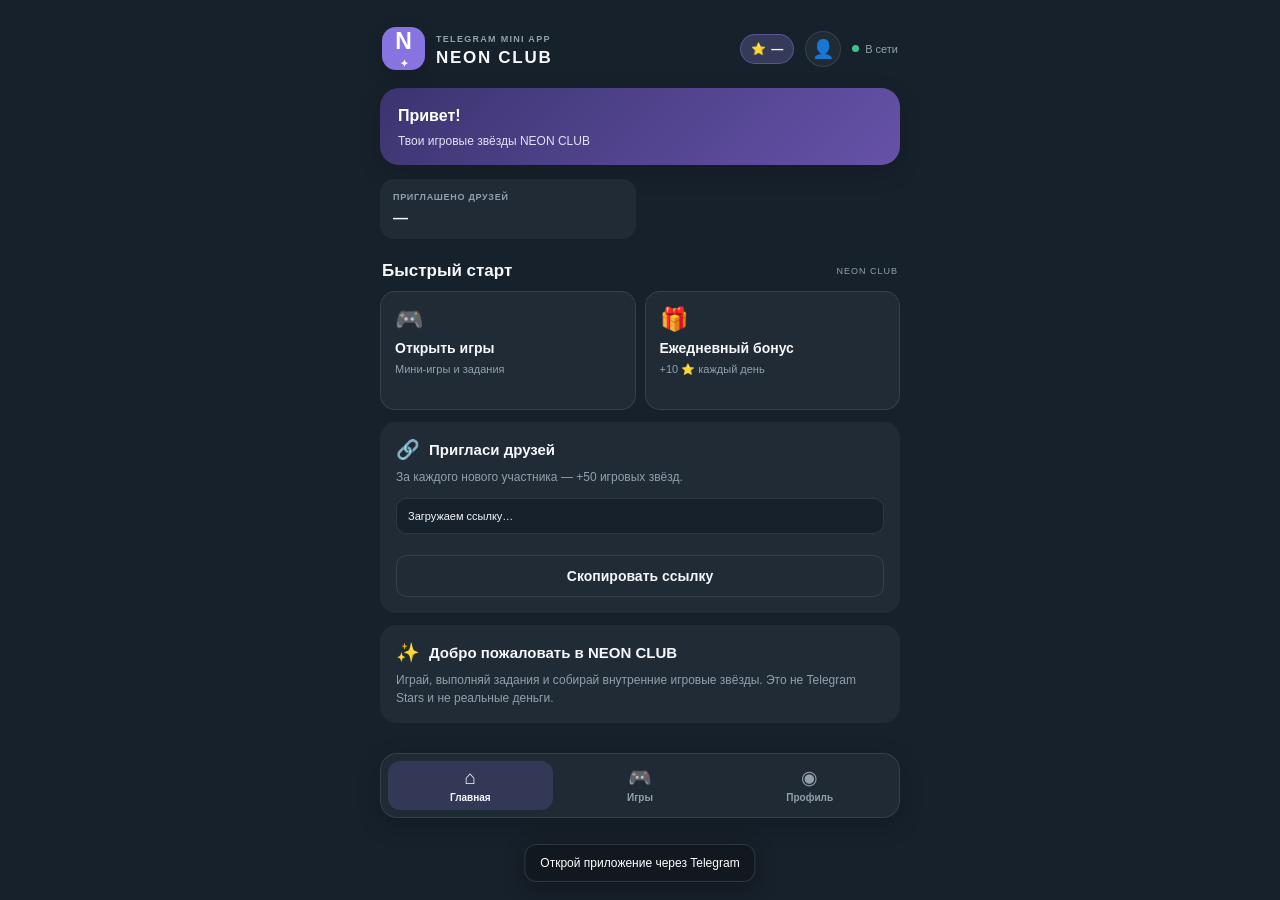
<file: static/index.html>
<!doctype html>
<html lang="ru">
<head>
<meta charset="utf-8"><meta name="viewport" content="width=device-width,initial-scale=1,maximum-scale=1,user-scalable=no">
<meta name="theme-color" content="#17212b"><title>NEON CLUB</title>
<link rel="stylesheet" href="/static/style.css?v=6">
<script src="https://telegram.org/js/telegram-web-app.js"></script>
</head>
<body>
<main class="app">
<header class="topbar"><div class="brand-mark">N<span>✦</span></div><div class="brand-copy"><span class="eyebrow">TELEGRAM MINI APP</span><h1>NEON CLUB</h1></div><div class="header-balance"><span>⭐</span><b id="headerBalance">—</b></div><button class="top-profile" id="topProfile" aria-label="Открыть профиль"><img id="topAvatar" alt="" hidden><span id="topAvatarFallback">👤</span></button><span class="online"><i></i> В сети</span></header>
<section class="balance-card"><div class="welcome" id="hello">Привет!</div><div class="muted">Твои игровые звёзды NEON CLUB</div></section>

<section class="tab-page" id="page-home">
<div class="profile-grid"><div class="profile-cell"><span>ПРИГЛАШЕНО ДРУЗЕЙ</span><b id="homeRefs">—</b></div></div>
<div class="section-heading"><h2>Быстрый старт</h2><span>NEON CLUB</span></div>
<section class="action-grid">
<button class="action-card" data-goto="games"><span class="action-icon">🎮</span><b>Открыть игры</b><small>Мини-игры и задания</small></button>
<button class="action-card" id="homeDaily"><span class="action-icon">🎁</span><b>Ежедневный бонус</b><small>+10 ⭐ каждый день</small></button>
</section>
<section class="panel"><div class="panel-title"><span>🔗</span><h2>Пригласи друзей</h2></div><p class="muted">За каждого нового участника — +50 игровых звёзд.</p><div id="refLink" class="ref-link">Загружаем ссылку…</div><button class="button button-secondary" id="copy">Скопировать ссылку</button></section>
<section class="panel"><div class="panel-title"><span>✨</span><h2>Добро пожаловать в NEON CLUB</h2></div><p class="muted">Играй, выполняй задания и собирай внутренние игровые звёзды. Это не Telegram Stars и не реальные деньги.</p></section>
</section>

<section class="tab-page" id="page-games" hidden>
<div class="section-heading"><h2>Игры и бонусы</h2><span>ИГРАЙ И ЗАРАБАТЫВАЙ</span></div>
<section class="action-grid">
<button class="action-card" id="quizBtn"><span class="action-icon">🧠</span><b>Викторина</b><small>+5 ⭐ за верный ответ</small></button>
<button class="action-card" id="dailyBtn"><span class="action-icon">🎁</span><b>Ежедневный бонус</b><small>+10 ⭐ каждый день</small></button>
<button class="action-card" id="memoryBtn"><span class="action-icon">🧩</span><b>Игра на память</b><small>Найди 3 пары · +3 ⭐</small></button>
<button class="action-card" id="reactionBtn"><span class="action-icon">⚡</span><b>Испытание реакции</b><small>Проверь скорость · +3 ⭐</small></button>
</section>
<section class="panel" id="gameBox" hidden><div class="section-kicker">ИГРА БЕЗ СТАВОК</div><h3 id="gameTitle"></h3><p id="gameHint" class="muted"></p><div id="gameArea"></div></section>
<section class="panel" id="quizBox" hidden><div class="section-kicker">МИНИ-ИГРА</div><h3 id="question"></h3><div id="answers"></div><p id="result" class="muted"></p></section>
</section>

<section class="tab-page" id="page-profile" hidden>
<section class="profile-hero">
<div class="profile-avatar-column"><div class="avatar-wrap"><img id="avatar" alt="Аватар профиля" hidden><div id="avatarFallback" class="avatar-fallback">👤</div></div><div class="avatar-stars"><span>⭐</span><b id="avatarBalance">—</b></div></div>
<div class="profile-identity"><h2 id="profileName">Игрок NEON CLUB</h2><p id="profileUsername" class="muted">@username</p><span class="profile-chip">Участник NEON CLUB</span></div>
</section>
<div class="profile-stats">

<div class="profile-cell"><span>БАЛАНС</span><b id="profileBalance">— ⭐</b></div>
<div class="profile-cell"><span>ПРИГЛАШЕНО</span><b id="profileRefs">—</b></div>
<div class="profile-cell"><span>СТАТУС</span><b id="profileStatus">Игрок</b></div>
</div>
<section class="panel"><div class="panel-title"><span>⭐</span><h2>Вывод звёзд</h2></div><p class="muted">Функция заявок пока в разработке. Звёзды NEON CLUB — внутренняя игровая валюта, не деньги и не Telegram Stars.</p><button class="button" disabled>Скоро будет доступно</button></section>
<section class="admin-panel" id="admin" hidden>
<div class="admin-head"><div><div class="section-kicker">УПРАВЛЕНИЕ</div><h2>Админ-панель</h2></div><span class="admin-tag">ADMIN</span></div>
<div class="total-card"><span>Пользователей запустили бота</span><strong id="totalUsers">0</strong></div>
<div class="admin-list-head"><b>Последние пользователи</b><button class="text-button" id="refreshUsers">Обновить</button></div>
<input id="userSearch" class="field" placeholder="Поиск по имени или Telegram ID"><div id="users" class="user-list"></div>
<div class="grant-title">Управление балансом</div><p class="muted admin-note">Положительное число — начислить. Отрицательное — списать. Например: +50 или -20.</p><input id="target" class="field" placeholder="Telegram ID пользователя" inputmode="numeric"><input id="amount" class="field" placeholder="Сумма звёзд: +50 или -20" inputmode="numeric"><button class="button" id="change">Применить изменение</button><p id="adjustHint" class="muted admin-note">Списание не может сделать баланс меньше нуля.</p>
</section>
</section>

<nav class="bottom-nav" aria-label="Навигация">
<button class="nav-item active" data-tab="home"><span>⌂</span><small>Главная</small></button>
<button class="nav-item" data-tab="games"><span>🎮</span><small>Игры</small></button>
<button class="nav-item" data-tab="profile"><span>◉</span><small>Профиль</small></button>
</nav>
<footer>NEON CLUB · ВНУТРЕННЯЯ ИГРОВАЯ ВАЛЮТА</footer>
</main>
<div id="toast" role="status"></div>
<script src="/static/app.js?v=6"></script>
</body></html>
</file>
<file: static/style.css>
:root{color-scheme:dark;--bg:var(--tg-theme-bg-color,#17212b);--panel:var(--tg-theme-secondary-bg-color,#202b36);--text:var(--tg-theme-text-color,#f5f7fa);--muted:var(--tg-theme-hint-color,#91a0ad);--accent:var(--tg-theme-button-color,#8774e1);--accent-text:var(--tg-theme-button-text-color,#fff);--line:rgba(145,160,173,.18)}
*{box-sizing:border-box}body{margin:0;background:var(--bg);color:var(--text);font-family:-apple-system,BlinkMacSystemFont,"Segoe UI",Roboto,Arial,sans-serif;font-size:14px}button,input{font:inherit}
.app{width:min(100% - 28px,520px);margin:0 auto;padding:16px 0 30px}.topbar{display:flex;align-items:center;gap:11px;padding:5px 2px 18px}
.brand-mark{width:43px;height:43px;border-radius:14px;background:var(--accent);color:var(--accent-text);display:grid;place-items:center;font-weight:900;font-size:23px;box-shadow:0 5px 18px #0002}.brand-mark span{font-size:10px;margin-left:1px}
.brand-copy{min-width:0}.eyebrow,.section-kicker{font-size:9px;letter-spacing:1.3px;color:var(--muted);font-weight:800}h1{font-size:17px;letter-spacing:1.7px;margin:3px 0 0}.online{margin-left:auto;color:var(--muted);font-size:11px;display:flex;align-items:center;gap:6px}.online i{width:7px;height:7px;border-radius:50%;background:#35c78a}
.balance-card{padding:20px;border-radius:19px;background:linear-gradient(135deg,#3b3470,#6652a9);color:#fff;box-shadow:0 8px 24px #0002}.balance-card .section-kicker{color:#e2dcff}.balance-line{display:flex;align-items:center;gap:8px;margin:6px 0 10px}.balance-line strong{font-size:37px;line-height:1.1;font-weight:800;letter-spacing:-1px}.balance-line span{font-size:25px}.welcome{font-size:16px;font-weight:700;margin-top:4px}.balance-card .muted{color:#e4e0f5}.muted{color:var(--muted);font-size:12px;line-height:1.5;margin:7px 0 0}
.profile-grid{display:grid;grid-template-columns:1fr 1fr;gap:9px;margin:10px 0 22px}.profile-cell{background:var(--panel);border-radius:14px;padding:13px;min-width:0}.profile-cell span{display:block;font-size:9px;letter-spacing:.7px;color:var(--muted);font-weight:700}.profile-cell b{display:block;font-size:15px;margin-top:7px;overflow-wrap:anywhere}
.section-heading{display:flex;align-items:center;justify-content:space-between;margin:0 2px 10px}h2{font-size:17px;margin:0}.section-heading>span{font-size:9px;color:var(--muted);letter-spacing:1px}.action-grid{display:grid;grid-template-columns:1fr 1fr;gap:9px}
.action-card{border:0;border-radius:15px;background:var(--panel);color:var(--text);padding:14px;text-align:left;min-height:119px;display:flex;flex-direction:column;align-items:flex-start;gap:7px}.action-icon{font-size:23px}.action-card b{font-size:14px}.action-card small{font-size:11px;color:var(--muted)}
.panel,.admin-panel{margin-top:12px;padding:16px;border-radius:16px;background:var(--panel)}.panel-title{display:flex;align-items:center;gap:9px}.panel-title h2{font-size:15px}.panel-title span{font-size:19px}.ref-link{margin:12px 0;padding:11px;border-radius:10px;background:var(--bg);border:1px solid var(--line);font-size:11px;overflow-wrap:anywhere;color:var(--text)}
.button{width:100%;border:0;border-radius:11px;background:var(--accent);color:var(--accent-text);padding:12px 14px;font-weight:700;margin-top:9px}.button-secondary{background:transparent;border:1px solid var(--line);color:var(--text)}.button:disabled{opacity:.5}#answers button{display:block;width:100%;padding:12px;margin:7px 0;text-align:left;background:var(--bg);border:1px solid var(--line);border-radius:10px;color:var(--text)}
.admin-panel{border:1px solid color-mix(in srgb,var(--accent) 55%,transparent)}.admin-head{display:flex;align-items:center;justify-content:space-between;margin-bottom:13px}.admin-head h2{margin-top:4px}.admin-tag{font-size:9px;font-weight:800;letter-spacing:1px;color:var(--accent);border:1px solid var(--accent);padding:5px 8px;border-radius:7px}
.total-card{background:var(--bg);border-radius:12px;padding:13px;display:flex;align-items:center;justify-content:space-between;gap:10px}.total-card span{font-size:12px;color:var(--muted)}.total-card strong{font-size:25px;color:var(--accent)}
.admin-list-head{display:flex;justify-content:space-between;align-items:center;margin:17px 0 8px}.admin-list-head b,.grant-title{font-size:13px}.text-button{border:0;background:transparent;color:var(--accent);font-weight:700;padding:5px}
.field{display:block;width:100%;padding:12px;margin:8px 0;border:1px solid var(--line);border-radius:10px;background:var(--bg);color:var(--text);outline:none}.field:focus{border-color:var(--accent)}.user-list{max-height:260px;overflow:auto}
.user-row{display:flex;align-items:center;justify-content:space-between;gap:10px;padding:10px 2px;border-bottom:1px solid var(--line)}.user-main{min-width:0}.user-name{font-weight:650;font-size:12px;overflow-wrap:anywhere}.user-id{font-size:10px;color:var(--muted);margin-top:3px}.user-balance{white-space:nowrap;font-size:11px;color:var(--accent);font-weight:700}.grant-title{margin-top:17px;font-weight:700}.admin-note{font-size:10px}
footer{text-align:center;color:var(--muted);font-size:9px;letter-spacing:.5px;padding:24px 5px 5px}#toast{position:fixed;left:50%;bottom:18px;transform:translateX(-50%);max-width:calc(100% - 32px);padding:11px 15px;background:#111820;color:#fff;border:1px solid #ffffff22;border-radius:12px;font-size:12px;box-shadow:0 6px 22px #0005;opacity:0;pointer-events:none;transition:opacity .18s}#toast.show{opacity:1}[hidden]{display:none!important}

/* New profile, tab navigation and responsive game hub */
.tab-page{padding-bottom:12px}.profile-hero{display:flex;align-items:center;gap:14px;padding:17px;background:var(--panel);border-radius:17px;margin:12px 0}
.avatar-wrap{width:72px;height:72px;flex:0 0 72px;border-radius:50%;overflow:hidden;background:linear-gradient(135deg,#6c55bd,#a58cf5);display:grid;place-items:center;border:2px solid color-mix(in srgb,var(--accent) 65%,transparent)}
.avatar-wrap img{width:100%;height:100%;object-fit:cover}.avatar-fallback{font-size:31px}.profile-identity{min-width:0}.profile-identity h2{font-size:17px;overflow-wrap:anywhere}.profile-identity .muted{margin:4px 0 7px}
.profile-chip{display:inline-block;padding:5px 8px;border-radius:20px;background:color-mix(in srgb,var(--accent) 18%,transparent);color:var(--accent);font-size:10px;font-weight:700}
.profile-stats{display:grid;grid-template-columns:1fr 1fr;gap:9px;margin:10px 0 14px}
.bottom-nav{position:sticky;bottom:8px;z-index:5;display:grid;grid-template-columns:repeat(3,1fr);gap:5px;margin:18px 0 4px;padding:7px;background:color-mix(in srgb,var(--panel) 94%,transparent);border:1px solid var(--line);border-radius:17px;backdrop-filter:blur(14px);box-shadow:0 7px 24px #0003}
.nav-item{border:0;border-radius:12px;background:transparent;color:var(--muted);padding:7px 4px;display:flex;flex-direction:column;align-items:center;gap:3px}
.nav-item span{font-size:19px;line-height:1.1}.nav-item small{font-size:10px;font-weight:700}.nav-item.active{background:color-mix(in srgb,var(--accent) 20%,transparent);color:var(--text)}
.game-soon{opacity:.68;cursor:default}
@media(min-width:600px){.app{padding-top:22px}.bottom-nav{bottom:12px}}

.top-profile{margin-left:auto;order:2;width:36px;height:36px;flex:0 0 36px;padding:0;border:1px solid var(--line);border-radius:50%;overflow:hidden;background:var(--panel);color:var(--text);display:grid;place-items:center;font-size:18px}.top-profile img{width:100%;height:100%;object-fit:cover}.topbar .online{order:3;margin-left:0}

/* Polished profile balance badge and admin controls */
.profile-avatar-column{display:flex;flex-direction:column;align-items:center;gap:7px;flex:0 0 78px}
.avatar-wrap{width:68px;height:68px;flex-basis:68px}
.avatar-stars{display:flex;align-items:center;justify-content:center;gap:4px;max-width:100%;padding:5px 9px;border-radius:20px;background:linear-gradient(110deg,#4c3c8e,#7258bd);color:#fff;font-size:11px;font-weight:800;box-shadow:0 3px 12px #0002;white-space:nowrap}
.avatar-stars span{font-size:11px}.avatar-stars b{font-variant-numeric:tabular-nums}
.profile-hero{gap:13px;padding:18px;background:linear-gradient(125deg,var(--panel),color-mix(in srgb,var(--accent) 13%,var(--panel)));border:1px solid var(--line)}
.profile-identity h2{font-size:18px;line-height:1.25}
.profile-stats .profile-cell{min-height:72px;display:flex;flex-direction:column;justify-content:center}
.admin-panel{padding:17px;border-radius:18px;background:linear-gradient(145deg,var(--panel),color-mix(in srgb,var(--accent) 7%,var(--panel)))}
.admin-panel .field{margin:9px 0;padding:13px}.admin-panel .button{padding:14px}
.action-card{transition:transform .16s ease,border-color .16s ease;border:1px solid var(--line)}
.action-card:active,.nav-item:active{transform:scale(.98)}
.section-heading{margin-top:8px}

.header-balance{margin-left:auto;display:flex;align-items:center;gap:5px;padding:7px 10px;border-radius:18px;background:color-mix(in srgb,var(--accent) 20%,var(--panel));border:1px solid color-mix(in srgb,var(--accent) 45%,transparent);font-size:12px;font-weight:800;font-variant-numeric:tabular-nums;white-space:nowrap;order:1}
.top-profile{margin-left:0!important;order:2}.topbar .online{order:3;margin-left:0}
.balance-card{padding:15px 18px;margin-bottom:14px}
.memory-grid{display:grid;grid-template-columns:repeat(3,1fr);gap:8px;margin:12px 0}
.memory-card{min-height:68px;border:1px solid var(--line);border-radius:13px;background:var(--bg);color:var(--text);font-size:25px;font-weight:800}
.memory-card.revealed{background:color-mix(in srgb,var(--accent) 25%,var(--panel));border-color:var(--accent)}
.reaction-go{background:#159b68!important;color:white!important}
</file>
